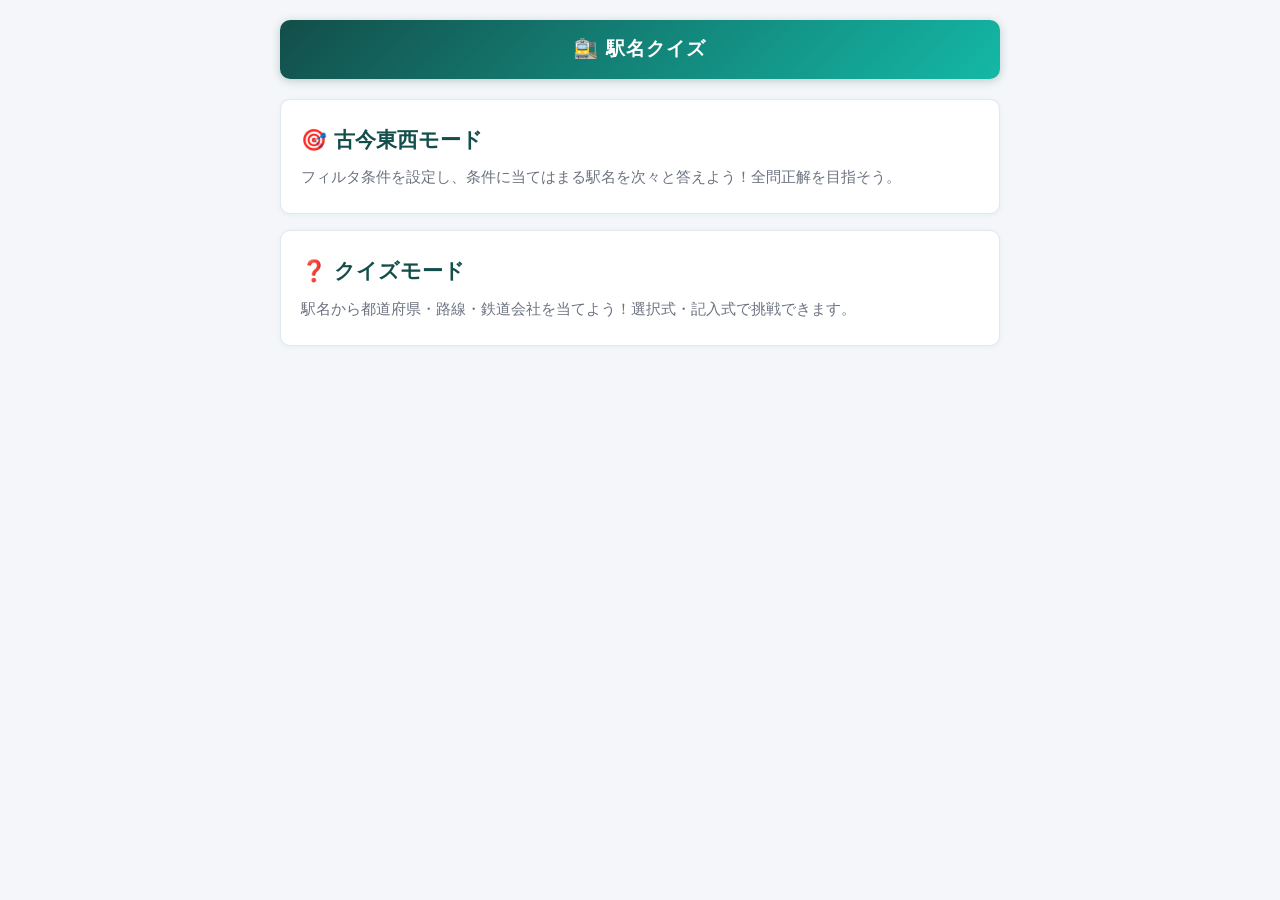
<file: index.html>
<!DOCTYPE html>
<html lang="ja">

<head>
  <meta charset="UTF-8" />
  <meta name="viewport" content="width=device-width, initial-scale=1">
  <title>駅名クイズ</title>
  <link rel="stylesheet" href="css/style.css" />
</head>

<body>

  <div class="common-header">🚉 駅名クイズ</div>

  <div class="mode-cards">
    <a href="kokin.html" class="mode-card">
      <h2>🎯 古今東西モード</h2>
      <p>フィルタ条件を設定し、条件に当てはまる駅名を次々と答えよう！全問正解を目指そう。</p>
    </a>
    <a href="quiz.html" class="mode-card">
      <h2>❓ クイズモード</h2>
      <p>駅名から都道府県・路線・鉄道会社を当てよう！選択式・記入式で挑戦できます。</p>
    </a>
  </div>

</body>

</html>
</file>
<file: css/style.css>
/* =========================
   カラートークン
   ========================= */
:root {
  --main: #0d9488;
  /* ティール */
  --main-dark: #134e4a;
  /* 深ティール（ヘッダ等） */
  --main-mid: #14b8a6;
  /* 明るめティール（アクセント） */
  --main-light: #f0fdfa;
  /* 薄ティール（背景ハイライト） */
  --ok: #059669;
  /* エメラルド */
  --ok-light: #d1fae5;
  --ng: #e11d48;
  /* ローズ */
  --ng-light: #ffe4e6;
  --text: #0f172a;
  /* ダーク */
  --text-muted: #6b7280;
  --bg: #f4f6f9;
  /* ウォームグレー */
  --surface: #ffffff;
  --border: #e2e8f0;
  --shadow: 0 1px 4px rgba(13, 148, 136, 0.08);
  --radius: 10px;
}

/* =========================
   ベース
   ========================= */
html {
  font-size: 16px;
  -webkit-text-size-adjust: 100%;
}

body {
  font-family: system-ui, -apple-system, BlinkMacSystemFont, 'Helvetica Neue', sans-serif;
  background: var(--bg);
  color: var(--text);
  max-width: 720px;
  margin: 0 auto;
  padding: 20px;
  font-size: 16px;
  line-height: 1.6;
}

a {
  color: var(--main);
  text-decoration: none;
  font-weight: bold;
}

a:hover {
  text-decoration: underline;
}

h1 {
  margin: 10px 0 20px;
  font-size: 1.6rem;
  color: var(--text);
}

/* =========================
   共通ヘッダ
   ========================= */
.common-header {
  background: linear-gradient(135deg, var(--main-dark) 0%, var(--main-mid) 100%);
  color: #fff;
  padding: 14px 20px;
  text-align: center;
  font-size: 1.2rem;
  font-weight: bold;
  cursor: pointer;
  margin-bottom: 20px;
  border-radius: var(--radius);
  letter-spacing: 0.05em;
  box-shadow: 0 2px 8px rgba(19, 78, 74, 0.25);
  transition: opacity 0.15s;
}

.common-header:hover {
  opacity: 0.92;
}

/* =========================
   入力エリア
   ========================= */
.input-area {
  margin-bottom: 20px;
  background: var(--surface);
  border: 1px solid var(--border);
  border-radius: var(--radius);
  padding: 16px;
  box-shadow: var(--shadow);
}

input[type="text"],
input[type="number"],
input:not([type]) {
  padding: 12px 14px;
  font-size: 1rem;
  width: 100%;
  box-sizing: border-box;
  border: 2px solid var(--border);
  border-radius: 8px;
  outline: none;
  transition: border-color 0.15s, box-shadow 0.15s;
  background: #fff;
  color: var(--text);
}

input[type="text"]:focus,
input[type="number"]:focus,
input:not([type]):focus {
  border-color: var(--main-mid);
  box-shadow: 0 0 0 3px rgba(20, 184, 166, 0.15);
}

input:disabled {
  background: #f1f5f9;
  color: var(--text-muted);
  cursor: not-allowed;
}

input[type="checkbox"],
input[type="radio"] {
  width: auto;
  height: auto;
  padding: 0;
  border: revert;
  border-radius: revert;
  background: revert;
  box-shadow: none;
  transition: none;
}

/* =========================
   ヒント切り替えスイッチ
   ========================= */
.hint-toggle-container {
  display: flex;
  align-items: center;
  gap: 12px;
  margin-top: 14px;
  margin-bottom: 2px;
  padding: 4px 0;
  user-select: none;
}

.hint-label {
  font-size: 0.9rem;
  font-weight: 600;
  color: var(--text-muted);
}

.switch {
  position: relative;
  display: inline-block;
  width: 44px;
  height: 24px;
  flex-shrink: 0;
}

.switch input {
  opacity: 0;
  width: 0;
  height: 0;
  position: absolute;
}

.slider {
  position: absolute;
  cursor: pointer;
  top: 0;
  left: 0;
  right: 0;
  bottom: 0;
  background-color: #cbd5e1;
  transition: .3s;
  border-radius: 24px;
}

.slider:before {
  position: absolute;
  content: "";
  height: 18px;
  width: 18px;
  left: 3px;
  bottom: 3px;
  background-color: white;
  transition: .3s;
  border-radius: 50%;
  box-shadow: 0 1px 3px rgba(0,0,0,0.1);
}

.switch input:checked + .slider {
  background-color: var(--main-mid);
}

.switch input:focus + .slider {
  box-shadow: 0 0 1px var(--main-mid);
}

.switch input:checked + .slider:before {
  transform: translateX(20px);
}

.switch input:disabled + .slider {
  background-color: #e2e8f0;
  cursor: not-allowed;
}

/* =========================
   ボタン共通
   ========================= */
button {
  padding: 12px 16px;
  font-size: 1rem;
  border: none;
  border-radius: 8px;
  cursor: pointer;
  font-weight: 600;
  transition: opacity 0.15s, transform 0.1s;
}

button:hover {
  opacity: 0.88;
}

button:active {
  transform: scale(0.97);
}

button:disabled {
  opacity: 0.4;
  cursor: not-allowed;
  transform: none;
}

button.primary {
  background: linear-gradient(135deg, var(--main) 0%, var(--main-mid) 100%);
  color: white;
  box-shadow: 0 2px 6px rgba(13, 148, 136, 0.3);
}

button.secondary {
  background: #e0f2f1;
  color: var(--main-dark);
}

.actions {
  margin-top: 12px;
  display: flex;
  gap: 10px;
}

.actions button {
  flex: 1;
  font-size: 1.05rem;
}

/* =========================
   ステータス表示
   ========================= */
.status {
  margin-top: 12px;
  font-weight: bold;
  font-size: 1rem;
  padding: 8px 12px;
  border-radius: 6px;
  min-height: 38px;
}

.status.ok {
  color: var(--ok);
  background: var(--ok-light);
}

.status.ng {
  color: var(--ng);
  background: var(--ng-light);
}

#count {
  margin-top: 10px;
  font-weight: 600;
  color: var(--text-muted);
  font-size: 0.95rem;
}

/* =========================
   解答・全解答カードセクション
   ========================= */
.card-section {
  background: var(--surface);
  border: 1px solid var(--border);
  border-radius: var(--radius);
  padding: 12px 16px;
  box-shadow: var(--shadow);
  margin-top: 16px;
}

.card-section h3 {
  margin-top: 0;
  margin-bottom: 12px;
  font-size: 1.1rem;
  color: var(--text);
}

.answer-card-list {
  list-style: none;
  padding-left: 0;
  margin: 0;
}

.answer-card-list li {
  padding: 4px 8px;
  border-radius: 4px;
}

#answeredList li.recent {
  background: var(--main-light);
  border-left: 4px solid var(--main-mid);
  font-weight: bold;
  color: var(--main);
}

#answeredList li.duplicate {
  background: var(--ng-light);
  border-left: 4px solid var(--ng);
  font-weight: bold;
  color: var(--ng);
}

#answeredList li.hint-placeholder {
  background-color: #f8fafc;
  border: 1px dashed #cbd5e1;
  color: #94a3b8;
  height: 1.6rem;
  display: flex;
  align-items: center;
  justify-content: center;
  border-radius: 6px;
  font-size: 0.85rem;
  transition: all 0.2s ease;
}

#answeredList li.hint-placeholder::before {
  content: "?";
  font-weight: bold;
  opacity: 0.5;
}

/* 全解答表示時の要素スタイル */
.answer-ok {
  color: var(--ok);
  background: var(--ok-light);
  font-weight: 600;
}

.answer-ng {
  color: var(--ng);
  background: var(--ng-light);
  font-weight: 600;
}

/* =========================
   リザルト表示
   ========================= */
.result {
  margin-top: 30px;
  padding: 24px 20px;
  border-radius: var(--radius);
  background: linear-gradient(135deg, var(--main-light) 0%, #ccfbf1 100%);
  border: 1px solid #99f6e4;
  text-align: center;
  box-shadow: var(--shadow);
}

.result h2 {
  margin-top: 0;
  font-size: 1.5rem;
  color: var(--main-dark);
}

.result p {
  color: var(--text-muted);
  font-size: 1rem;
  margin-bottom: 4px;
}

.result-link {
  display: inline-block;
  margin-top: 16px;
  padding: 10px 20px;
  background: linear-gradient(135deg, var(--main) 0%, var(--main-mid) 100%);
  color: white !important;
  border-radius: 8px;
  font-weight: bold;
  box-shadow: 0 2px 6px rgba(13, 148, 136, 0.25);
  transition: opacity 0.15s;
}

.result-link:hover {
  opacity: 0.88;
  text-decoration: none;
}

.retryButton {
  display: inline-block;
  margin-top: 16px;
  margin-left: 10px;
  padding: 10px 20px;
  background: linear-gradient(135deg, #f59e0b 0%, #ef4444 100%);
  color: white;
  border-radius: 8px;
  font-weight: bold;
  border: none;
  cursor: pointer;
  box-shadow: 0 2px 6px rgba(239, 68, 68, 0.25);
  transition: opacity 0.15s, transform 0.1s;
}

.retryButton:hover {
  opacity: 0.88;
}

/* =========================
   続きから再開ボタン
   ========================= */
.resumeButton {
  display: inline-block;
  margin-top: 16px;
  margin-right: 10px;
  padding: 10px 20px;
  background: linear-gradient(135deg, #059669 0%, #10b981 100%);
  color: white;
  border-radius: 8px;
  font-weight: bold;
  border: none;
  cursor: pointer;
  box-shadow: 0 2px 6px rgba(5, 150, 105, 0.25);
  transition: opacity 0.15s, transform 0.1s;
}

.resumeButton:hover {
  opacity: 0.88;
}

/* =========================
   モードカード（トップページ）
   ========================= */
.mode-cards {
  display: flex;
  flex-direction: column;
  gap: 16px;
  margin-top: 16px;
}

.mode-card {
  display: block;
  background: var(--surface);
  border: 1px solid var(--border);
  border-radius: var(--radius);
  padding: 24px 20px;
  box-shadow: var(--shadow);
  text-decoration: none !important;
  transition: transform 0.15s, box-shadow 0.15s;
}

.mode-card:hover {
  transform: translateY(-2px);
  box-shadow: 0 4px 12px rgba(13, 148, 136, 0.15);
}

.mode-card h2 {
  margin: 0 0 8px;
  font-size: 1.3rem;
  color: var(--main-dark);
}

.mode-card p {
  margin: 0;
  color: var(--text-muted);
  font-size: 0.95rem;
  font-weight: normal;
}

/* =========================
   フィルタパネル
   ========================= */
.filter-panel {
  background: var(--surface);
  border: 1px solid var(--border);
  border-radius: var(--radius);
  padding: 16px;
  box-shadow: var(--shadow);
  margin-bottom: 20px;
}

.filter-title {
  margin: 0 0 14px;
  font-size: 1.1rem;
  color: var(--text);
}

/* AND/OR トグル */
.combine-mode {
  display: flex;
  gap: 16px;
  margin-bottom: 14px;
  padding: 8px 12px;
  background: var(--main-light);
  border-radius: 8px;
}

.combine-option {
  display: flex;
  align-items: center;
  gap: 6px;
  font-size: 0.9rem;
  font-weight: 600;
  color: var(--text);
  cursor: pointer;
}

/* 条件行 */
.condition-list {
  display: flex;
  flex-direction: column;
  gap: 10px;
  margin-bottom: 14px;
}

.condition-row {
  display: flex;
  gap: 8px;
  align-items: flex-start;
}

.condition-type-select {
  flex-shrink: 0;
  padding: 10px 12px;
  font-size: 0.9rem;
  border: 2px solid var(--border);
  border-radius: 8px;
  background: #fff;
  color: var(--text);
  cursor: pointer;
  outline: none;
  min-width: 140px;
}

.condition-type-select:focus {
  border-color: var(--main-mid);
}

.condition-value-area {
  flex: 1;
  min-width: 0;
}

.condition-value-area input[type="text"],
.condition-value-area input[type="number"],
.condition-other-select {
  width: 100%;
}

/* 数値条件（入力 + 比較演算子） */
.number-condition-wrap {
  display: flex;
  gap: 8px;
  align-items: center;
  width: 100%;
}

.number-condition-wrap input[type="number"] {
  flex: 1;
  min-width: 0;
}

.condition-operator-select {
  flex-shrink: 0;
  width: 95px;
  padding: 10px 10px;
  font-size: 0.9rem;
  border: 2px solid var(--border);
  border-radius: 8px;
  background: #fff;
  color: var(--text);
  cursor: pointer;
  outline: none;
  box-sizing: border-box;
  transition: border-color 0.15s, box-shadow 0.15s;
}

.condition-operator-select:focus {
  border-color: var(--main-mid);
  box-shadow: 0 0 0 3px rgba(20, 184, 166, 0.15);
}

.condition-other-select {
  padding: 10px 12px;
  font-size: 0.9rem;
  border: 2px solid var(--border);
  border-radius: 8px;
  background: #fff;
  color: var(--text);
  cursor: pointer;
  outline: none;
  box-sizing: border-box;
  transition: border-color 0.15s, box-shadow 0.15s;
}

.condition-other-select:focus {
  border-color: var(--main-mid);
  box-shadow: 0 0 0 3px rgba(20, 184, 166, 0.15);
}

.condition-remove-btn {
  flex-shrink: 0;
  width: 38px;
  height: 38px;
  padding: 0;
  font-size: 1.2rem;
  background: var(--ng-light);
  color: var(--ng);
  border: none;
  border-radius: 8px;
  cursor: pointer;
  display: flex;
  align-items: center;
  justify-content: center;
  line-height: 1;
}

.condition-remove-btn:hover {
  background: var(--ng);
  color: #fff;
}

.condition-add-btn {
  display: block;
  width: 100%;
  padding: 10px;
  font-size: 0.95rem;
  background: none;
  color: var(--main);
  border: 2px dashed var(--main-mid);
  border-radius: 8px;
  cursor: pointer;
  transition: background 0.15s;
  margin-bottom: 14px;
}

.condition-add-btn:hover {
  background: var(--main-light);
}

.filter-preview {
  font-size: 0.95rem;
  font-weight: 600;
  color: var(--text-muted);
  padding: 8px 0;
}

.filter-preview strong {
  color: var(--main);
  font-size: 1.1rem;
}

.start-button {
  width: 100%;
  padding: 14px;
  font-size: 1.1rem;
  margin-top: 8px;
}

/* =========================
   マルチセレクト
   ========================= */
.multi-select {
  position: relative;
}

.multi-select-trigger {
  width: 100%;
  padding: 10px 14px;
  font-size: 0.9rem;
  text-align: left;
  background: #fff;
  border: 2px solid var(--border);
  border-radius: 8px;
  color: var(--text);
  cursor: pointer;
  display: flex;
  justify-content: space-between;
  align-items: center;
}

.multi-select-trigger:hover {
  border-color: var(--main-mid);
  opacity: 1;
}

.multi-select-trigger .ms-arrow {
  font-size: 0.7rem;
  color: var(--text-muted);
  transition: transform 0.2s;
}

.multi-select.open .ms-arrow {
  transform: rotate(180deg);
}

.multi-select-panel {
  position: absolute;
  top: 100%;
  left: 0;
  right: 0;
  background: #fff;
  border: 2px solid var(--main-mid);
  border-radius: 8px;
  margin-top: 4px;
  z-index: 100;
  box-shadow: 0 4px 16px rgba(0,0,0,0.12);
  max-height: 300px;
  display: flex;
  flex-direction: column;
}

.multi-select-search {
  margin: 8px;
  padding: 8px 10px !important;
  font-size: 0.85rem !important;
  border: 1px solid var(--border) !important;
  border-radius: 6px !important;
  width: calc(100% - 16px) !important;
}

.multi-select-controls {
  display: flex;
  gap: 6px;
  padding: 0 8px 6px;
}

.multi-select-controls button {
  padding: 4px 10px;
  font-size: 0.78rem;
  background: var(--main-light);
  color: var(--main);
  border: 1px solid var(--main-mid);
  border-radius: 4px;
  cursor: pointer;
}

.multi-select-controls button:hover {
  background: var(--main-mid);
  color: #fff;
}

.multi-select-options {
  overflow-y: auto;
  flex: 1;
  padding: 0 8px 8px;
}

.ms-option {
  display: flex;
  align-items: center;
  gap: 8px;
  padding: 5px 6px;
  border-radius: 4px;
  cursor: pointer;
  font-size: 0.88rem;
  color: var(--text);
}

.ms-option:hover {
  background: var(--main-light);
}

.ms-option.hidden {
  display: none;
}

/* =========================
   セットアップパネル（クイズ）
   ========================= */
.setup-panel {
  background: var(--surface);
  border: 1px solid var(--border);
  border-radius: var(--radius);
  padding: 16px;
  box-shadow: var(--shadow);
  margin-bottom: 20px;
}

.setup-panel h3 {
  margin: 0 0 14px;
  font-size: 1.1rem;
  color: var(--text);
}

.setup-group {
  margin-bottom: 16px;
}

.setup-group > label {
  display: block;
  font-weight: 600;
  font-size: 0.95rem;
  color: var(--text);
  margin-bottom: 8px;
}

.radio-group {
  display: flex;
  flex-direction: column;
  gap: 8px;
}

.radio-group label {
  display: flex;
  align-items: center;
  gap: 8px;
  font-size: 0.92rem;
  color: var(--text);
  cursor: pointer;
  padding: 6px 10px;
  border-radius: 6px;
  transition: background 0.12s;
}

.radio-group label:hover {
  background: var(--main-light);
}

/* =========================
   フィルタ確認ボタン＆モーダル
   ========================= */

/* クイズモード：プログレス＋フィルタボタン行 */
.quiz-top-bar {
  display: flex;
  align-items: center;
  gap: 10px;
  margin-bottom: 16px;
}

.quiz-progress-wrap {
  flex: 1;
  display: flex;
  justify-content: space-between;
  align-items: center;
  padding: 10px 14px;
  background: var(--surface);
  border: 1px solid var(--border);
  border-radius: var(--radius);
  font-weight: 600;
  font-size: 0.95rem;
  color: var(--text-muted);
}

/* 古今東西モード：フィルタボタン行 */
.kokin-top-bar {
  display: flex;
  justify-content: flex-end;
  margin-bottom: 12px;
}

/* フィルタ確認ボタン共通 */
.filter-info-btn {
  flex-shrink: 0;
  padding: 8px 14px;
  font-size: 0.88rem;
  font-weight: 700;
  background: linear-gradient(135deg, var(--main-dark) 0%, var(--main) 100%);
  color: #fff;
  border: none;
  border-radius: 20px;
  cursor: pointer;
  box-shadow: 0 2px 8px rgba(13, 148, 136, 0.35);
  transition: opacity 0.15s, transform 0.1s, box-shadow 0.15s;
  white-space: nowrap;
  letter-spacing: 0.03em;
}

.filter-info-btn:hover {
  opacity: 0.9;
  transform: translateY(-1px);
  box-shadow: 0 4px 12px rgba(13, 148, 136, 0.45);
}

.filter-info-btn:active {
  transform: scale(0.96);
}

/* クイズ途中終了ボタン */
.quiz-top-bar-actions {
  display: flex;
  align-items: center;
  gap: 6px;
  flex-shrink: 0;
}

.quit-quiz-btn {
  padding: 8px 14px;
  font-size: 0.88rem;
  font-weight: 700;
  background: linear-gradient(135deg, #b91c1c 0%, #ef4444 100%);
  color: #fff;
  border: none;
  border-radius: 20px;
  cursor: pointer;
  box-shadow: 0 2px 8px rgba(239, 68, 68, 0.35);
  transition: opacity 0.15s, transform 0.1s, box-shadow 0.15s;
  white-space: nowrap;
  letter-spacing: 0.03em;
}

.quit-quiz-btn:hover {
  opacity: 0.9;
  transform: translateY(-1px);
  box-shadow: 0 4px 12px rgba(239, 68, 68, 0.5);
}

.quit-quiz-btn:active {
  transform: scale(0.96);
}

/* リザルト：途中終了サブタイトル */
.result-subtitle {
  font-size: 0.9rem;
  color: var(--text-muted);
  margin: -8px 0 8px;
}

/* モーダルオーバーレイ */
.filter-modal-overlay {
  position: fixed;
  inset: 0;
  background: rgba(15, 23, 42, 0.55);
  backdrop-filter: blur(3px);
  display: flex;
  align-items: center;
  justify-content: center;
  z-index: 1000;
  padding: 20px;
  box-sizing: border-box;
  animation: fadeInOverlay 0.18s ease;
}

@keyframes fadeInOverlay {
  from { opacity: 0; }
  to   { opacity: 1; }
}

/* モーダルボックス */
.filter-modal-box {
  background: var(--surface);
  border-radius: 14px;
  box-shadow: 0 8px 40px rgba(13, 148, 136, 0.22), 0 2px 8px rgba(0,0,0,0.12);
  width: 100%;
  max-width: 420px;
  overflow: hidden;
  animation: slideUpModal 0.2s ease;
}

@keyframes slideUpModal {
  from { transform: translateY(16px); opacity: 0; }
  to   { transform: translateY(0);    opacity: 1; }
}

/* モーダルヘッダー */
.filter-modal-header {
  display: flex;
  align-items: center;
  justify-content: space-between;
  padding: 16px 20px 14px;
  background: linear-gradient(135deg, var(--main-dark) 0%, var(--main) 100%);
}

.filter-modal-title {
  font-size: 1rem;
  font-weight: 700;
  color: #fff;
  letter-spacing: 0.04em;
}

.filter-modal-close {
  padding: 4px 8px;
  font-size: 1rem;
  font-weight: bold;
  background: rgba(255,255,255,0.2);
  color: #fff;
  border: none;
  border-radius: 6px;
  cursor: pointer;
  line-height: 1;
  transition: background 0.15s;
}

.filter-modal-close:hover {
  background: rgba(255,255,255,0.35);
  opacity: 1;
}

/* 条件リスト */
.filter-modal-list {
  list-style: none;
  padding: 16px 20px 8px;
  margin: 0;
  display: flex;
  flex-direction: column;
  gap: 8px;
}

.filter-modal-list li {
  padding: 8px 12px;
  background: var(--main-light);
  border-left: 3px solid var(--main-mid);
  border-radius: 0 6px 6px 0;
  font-size: 0.92rem;
  font-weight: 600;
  color: var(--main-dark);
  line-height: 1.5;
  word-break: break-all;
}

/* 対象駅数フッター */
.filter-modal-count {
  padding: 10px 20px 16px;
  font-size: 0.9rem;
  font-weight: 700;
  color: var(--text-muted);
  text-align: right;
}

/* =========================
   クイズ出題エリア
   ========================= */
.quiz-progress {
  display: flex;
  justify-content: space-between;
  align-items: center;
  padding: 10px 14px;
  background: var(--surface);
  border: 1px solid var(--border);
  border-radius: var(--radius);
  margin-bottom: 16px;
  font-weight: 600;
  font-size: 0.95rem;
  color: var(--text-muted);
}

.quiz-question {
  background: var(--surface);
  border: 1px solid var(--border);
  border-radius: var(--radius);
  padding: 24px 20px;
  box-shadow: var(--shadow);
  text-align: center;
  margin-bottom: 16px;
}

.quiz-station-name {
  font-size: 1.8rem;
  font-weight: bold;
  color: var(--main-dark);
  margin-bottom: 8px;
}

.quiz-prompt {
  font-size: 0.95rem;
  color: var(--text-muted);
}

/* 選択肢ボタン */
.choices-grid {
  display: grid;
  grid-template-columns: 1fr 1fr;
  gap: 10px;
  margin-bottom: 16px;
}

.choice-btn {
  padding: 14px 12px;
  font-size: 0.95rem;
  font-weight: 600;
  background: var(--surface);
  color: var(--text);
  border: 2px solid var(--border);
  border-radius: 8px;
  cursor: pointer;
  transition: border-color 0.15s, background 0.15s;
  text-align: center;
  word-break: break-all;
}

.choice-btn:hover:not(:disabled) {
  border-color: var(--main-mid);
  background: var(--main-light);
}

.choice-btn.correct {
  border-color: var(--ok);
  background: var(--ok-light);
  color: var(--ok);
}

.choice-btn.incorrect {
  border-color: var(--ng);
  background: var(--ng-light);
  color: var(--ng);
}

.choice-btn:disabled {
  cursor: default;
  opacity: 0.7;
}

/* 記入式エリア */
.text-answer-area {
  display: flex;
  gap: 10px;
  margin-bottom: 16px;
}

.text-answer-area input {
  flex: 1;
}

.text-answer-area button {
  flex-shrink: 0;
}

/* クイズフィードバック */
.quiz-feedback {
  text-align: center;
  padding: 16px;
  margin-bottom: 16px;
  border-radius: var(--radius);
}

.quiz-feedback.ok {
  background: var(--ok-light);
}

.quiz-feedback.ng {
  background: var(--ng-light);
}

.quiz-feedback-text {
  font-size: 1.1rem;
  font-weight: bold;
  margin-bottom: 12px;
}

.quiz-feedback.ok .quiz-feedback-text {
  color: var(--ok);
}

.quiz-feedback.ng .quiz-feedback-text {
  color: var(--ng);
}

.quiz-feedback .correct-answer {
  font-size: 0.9rem;
  color: var(--text-muted);
  margin-bottom: 12px;
}

/* クイズ結果レビュー */
.quiz-review-list {
  list-style: none;
  padding: 0;
  margin: 0;
}

.quiz-review-item {
  padding: 10px 12px;
  border-radius: 6px;
  margin-bottom: 6px;
  display: flex;
  flex-direction: column;
  gap: 2px;
}

.quiz-review-item.review-ok {
  background: var(--ok-light);
  border-left: 4px solid var(--ok);
}

.quiz-review-item.review-ng {
  background: var(--ng-light);
  border-left: 4px solid var(--ng);
}

.review-question {
  font-weight: bold;
  font-size: 0.95rem;
}

.review-detail {
  font-size: 0.85rem;
  color: var(--text-muted);
}

/* =========================
   モバイル最適化
   ========================= */
@media (max-width: 640px) {
  html {
    font-size: 18px;
  }

  body {
    font-size: 20px;
    padding: 12px;
  }

  h1 {
    font-size: 1.8rem;
  }

  input[type="text"],
  input[type="number"],
  input:not([type]) {
    font-size: 1.1rem;
    padding: 14px;
  }

  button {
    font-size: 1.1rem;
    padding: 14px 18px;
  }

  .answer-card-list {
    display: grid;
    grid-template-columns: repeat(2, 1fr);
    gap: 6px 12px;
  }

  .condition-row {
    flex-wrap: wrap;
  }

  .condition-type-select {
    width: 100%;
    min-width: unset;
  }

  .condition-value-area {
    width: 100%;
  }

  .condition-operator-select,
  .condition-other-select {
    font-size: 1.1rem;
    padding: 14px 10px;
  }

  .condition-operator-select {
    width: 110px;
  }

  .choices-grid {
    grid-template-columns: 1fr;
  }

  .quiz-station-name {
    font-size: 1.5rem;
  }
}
</file>
